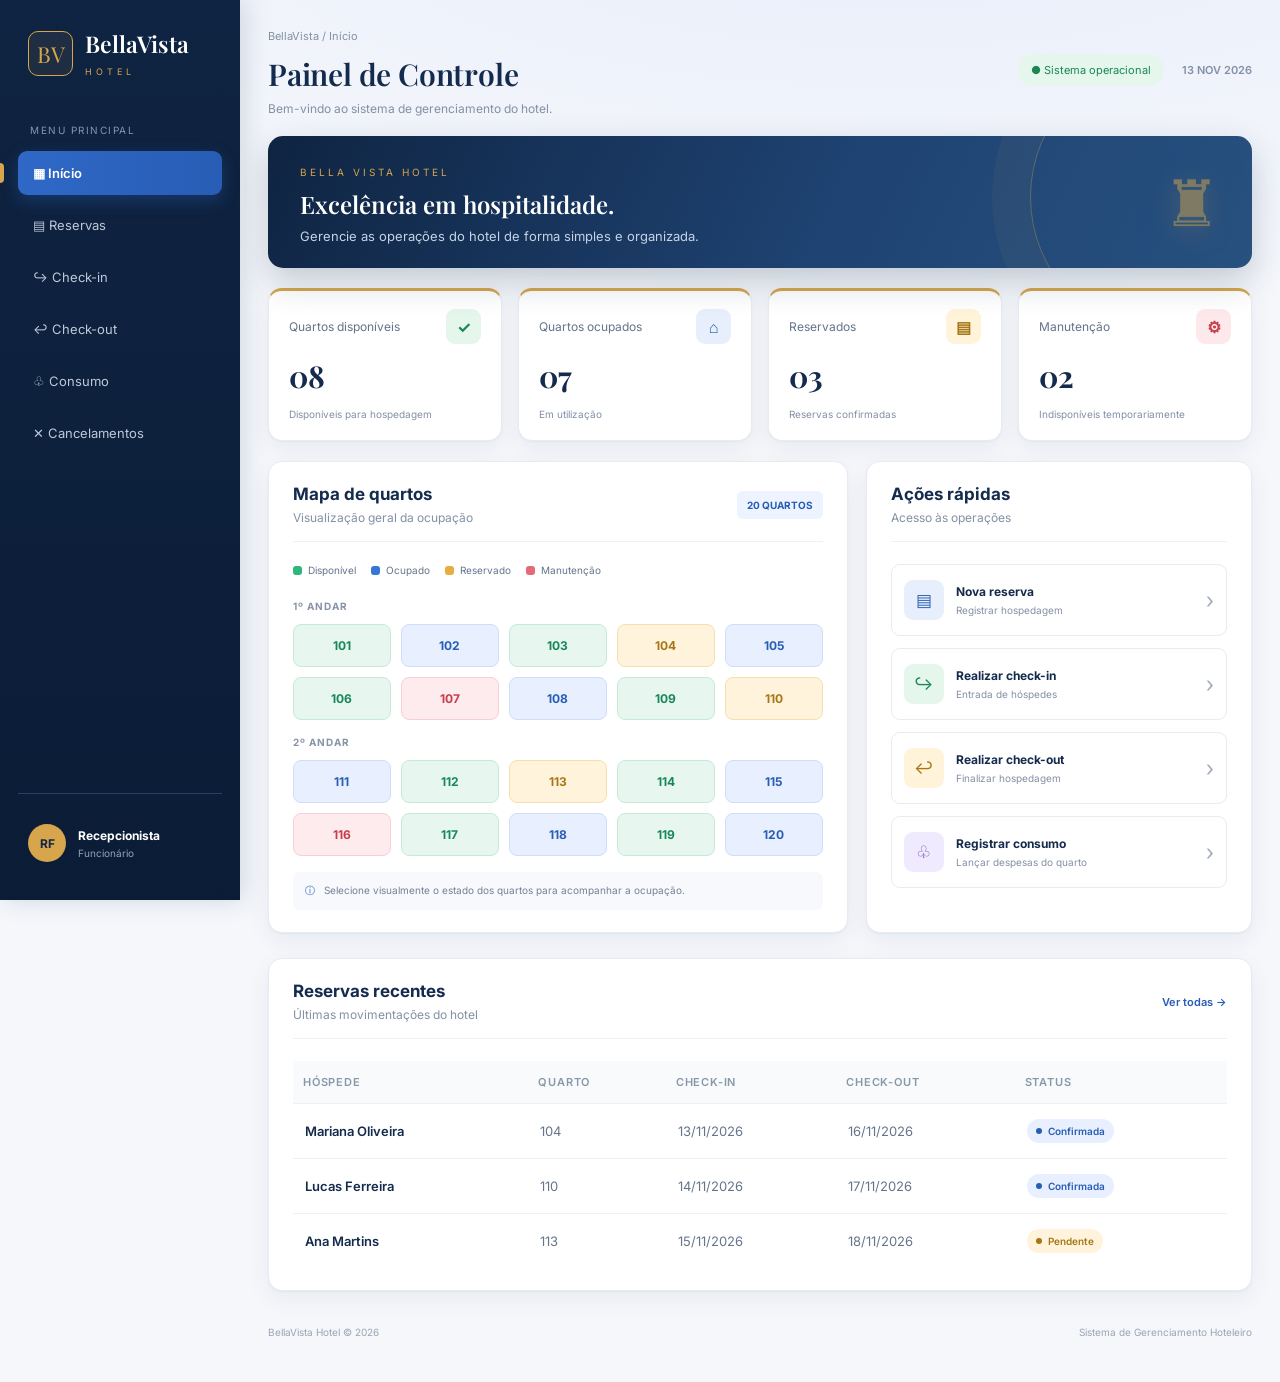
<file: index.html>
<!DOCTYPE html>
<html lang="pt-BR">
<head>
    <meta charset="UTF-8">
    <meta name="viewport" content="width=device-width, initial-scale=1.0">
    <title>BellaVista Hotel | Recepção</title>
    <link rel="stylesheet" href="style.css">
</head>

<body>

    <aside class="sidebar">

        <div class="brand">
            <div class="logo">BV</div>
            <div>
                <h2>BellaVista</h2>
                <span>HOTEL</span>
            </div>
        </div>

        <div class="menu-title">MENU PRINCIPAL</div>

        <nav>
            <a href="index.html" class="active">▦ Início</a>
            <a href="reservas.html">▤ Reservas</a>
            <a href="checkin.html">↪ Check-in</a>
            <a href="checkout.html">↩ Check-out</a>
            <a href="consumo.html">♧ Consumo</a>
            <a href="cancelamentos.html">✕ Cancelamentos</a>
        </nav>

        <div class="sidebar-bottom">
            <div class="employee">
                <div class="avatar">RF</div>
                <div>
                    <strong>Recepcionista</strong>
                    <small>Funcionário</small>
                </div>
            </div>
        </div>

    </aside>

    <main class="main">

        <header class="topbar">
            <div>
                <span class="breadcrumb">BellaVista / Início</span>
                <h1>Painel de Controle</h1>
                <p>Bem-vindo ao sistema de gerenciamento do hotel.</p>
            </div>

            <div class="topbar-right">
                <span class="status-online">● Sistema operacional</span>
                <div class="date">13 NOV 2026</div>
            </div>
        </header>

        <section class="welcome">
            <div>
                <span class="welcome-label">BELLA VISTA HOTEL</span>
                <h2>Excelência em hospitalidade.</h2>
                <p>Gerencie as operações do hotel de forma simples e organizada.</p>
            </div>
            <div class="welcome-icon">♜</div>
        </section>

        <section class="stats">

            <div class="stat-card">
                <div class="stat-top">
                    <span>Quartos disponíveis</span>
                    <div class="stat-icon green">✓</div>
                </div>
                <h2>08</h2>
                <small>Disponíveis para hospedagem</small>
            </div>

            <div class="stat-card">
                <div class="stat-top">
                    <span>Quartos ocupados</span>
                    <div class="stat-icon blue">⌂</div>
                </div>
                <h2>07</h2>
                <small>Em utilização</small>
            </div>

            <div class="stat-card">
                <div class="stat-top">
                    <span>Reservados</span>
                    <div class="stat-icon gold">▤</div>
                </div>
                <h2>03</h2>
                <small>Reservas confirmadas</small>
            </div>

            <div class="stat-card">
                <div class="stat-top">
                    <span>Manutenção</span>
                    <div class="stat-icon red">⚙</div>
                </div>
                <h2>02</h2>
                <small>Indisponíveis temporariamente</small>
            </div>

        </section>

        <section class="content-grid">

            <div class="panel rooms-panel">

                <div class="panel-header">
                    <div>
                        <h3>Mapa de quartos</h3>
                        <p>Visualização geral da ocupação</p>
                    </div>
                    <span class="total-rooms">20 QUARTOS</span>
                </div>

                <div class="legend">
                    <span><i class="dot free"></i> Disponível</span>
                    <span><i class="dot busy"></i> Ocupado</span>
                    <span><i class="dot booked"></i> Reservado</span>
                    <span><i class="dot maint"></i> Manutenção</span>
                </div>

                <div class="floor">
                    <span>1º ANDAR</span>
                    <div class="room-grid">
                        <div class="room free">101</div>
                        <div class="room busy">102</div>
                        <div class="room free">103</div>
                        <div class="room booked">104</div>
                        <div class="room busy">105</div>
                        <div class="room free">106</div>
                        <div class="room maint">107</div>
                        <div class="room busy">108</div>
                        <div class="room free">109</div>
                        <div class="room booked">110</div>
                    </div>
                </div>

                <div class="floor">
                    <span>2º ANDAR</span>
                    <div class="room-grid">
                        <div class="room busy">111</div>
                        <div class="room free">112</div>
                        <div class="room booked">113</div>
                        <div class="room free">114</div>
                        <div class="room busy">115</div>
                        <div class="room maint">116</div>
                        <div class="room free">117</div>
                        <div class="room busy">118</div>
                        <div class="room free">119</div>
                        <div class="room busy">120</div>
                    </div>
                </div>

                <div class="room-note">
                    <span>ⓘ</span>
                    Selecione visualmente o estado dos quartos para acompanhar a ocupação.
                </div>

            </div>

            <div class="panel actions-panel">

                <div class="panel-header">
                    <div>
                        <h3>Ações rápidas</h3>
                        <p>Acesso às operações</p>
                    </div>
                </div>

                <a href="reservas.html" class="action-card">
                    <div class="action-icon blue">▤</div>
                    <div>
                        <strong>Nova reserva</strong>
                        <small>Registrar hospedagem</small>
                    </div>
                    <span class="arrow">›</span>
                </a>

                <a href="checkin.html" class="action-card">
                    <div class="action-icon green">↪</div>
                    <div>
                        <strong>Realizar check-in</strong>
                        <small>Entrada de hóspedes</small>
                    </div>
                    <span class="arrow">›</span>
                </a>

                <a href="checkout.html" class="action-card">
                    <div class="action-icon gold">↩</div>
                    <div>
                        <strong>Realizar check-out</strong>
                        <small>Finalizar hospedagem</small>
                    </div>
                    <span class="arrow">›</span>
                </a>

                <a href="consumo.html" class="action-card">
                    <div class="action-icon purple">♧</div>
                    <div>
                        <strong>Registrar consumo</strong>
                        <small>Lançar despesas do quarto</small>
                    </div>
                    <span class="arrow">›</span>
                </a>

            </div>

        </section>

        <section class="panel recent-panel">

            <div class="panel-header">
                <div>
                    <h3>Reservas recentes</h3>
                    <p>Últimas movimentações do hotel</p>
                </div>
                <a href="reservas.html" class="view-all">Ver todas →</a>
            </div>

            <div class="table-wrapper">
                <table>
                    <thead>
                        <tr>
                            <th>HÓSPEDE</th>
                            <th>QUARTO</th>
                            <th>CHECK-IN</th>
                            <th>CHECK-OUT</th>
                            <th>STATUS</th>
                        </tr>
                    </thead>

                    <tbody>
                        <tr>
                            <td><strong>Mariana Oliveira</strong></td>
                            <td>104</td>
                            <td>13/11/2026</td>
                            <td>16/11/2026</td>
                            <td><span class="badge reserved">Confirmada</span></td>
                        </tr>

                        <tr>
                            <td><strong>Lucas Ferreira</strong></td>
                            <td>110</td>
                            <td>14/11/2026</td>
                            <td>17/11/2026</td>
                            <td><span class="badge reserved">Confirmada</span></td>
                        </tr>

                        <tr>
                            <td><strong>Ana Martins</strong></td>
                            <td>113</td>
                            <td>15/11/2026</td>
                            <td>18/11/2026</td>
                            <td><span class="badge pending">Pendente</span></td>
                        </tr>
                    </tbody>
                </table>
            </div>

        </section>

        <footer>
            <span>BellaVista Hotel © 2026</span>
            <span>Sistema de Gerenciamento Hoteleiro</span>
        </footer>

    </main>

</body>
</html>
</file>
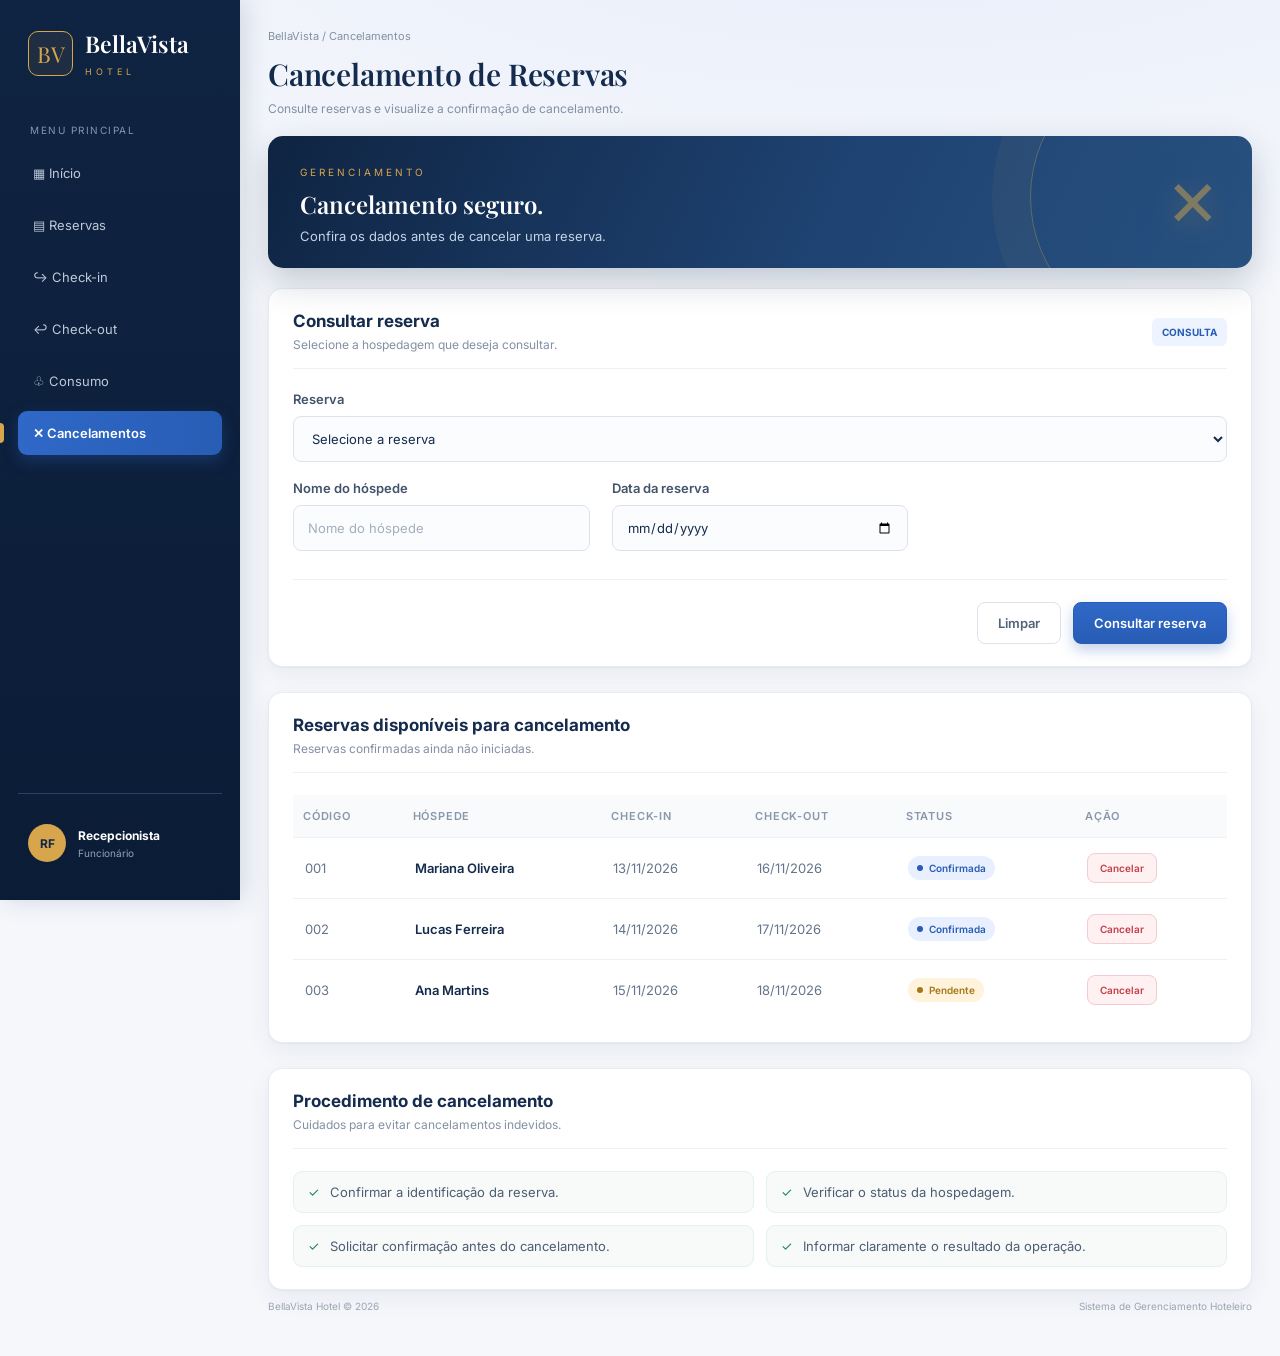
<file: cancelamentos.html>
<!DOCTYPE html>
<html lang="pt-BR">
<head>
    <meta charset="UTF-8">
    <meta name="viewport" content="width=device-width, initial-scale=1.0">
    <title>BellaVista Hotel | Cancelamentos</title>
    <link rel="stylesheet" href="style.css">
</head>
<body>

<aside class="sidebar">
    <div class="brand">
        <div class="logo">BV</div>
        <div><h2>BellaVista</h2><span>HOTEL</span></div>
    </div>
    <div class="menu-title">MENU PRINCIPAL</div>
    <nav>
        <a href="index.html">▦ Início</a>
        <a href="reservas.html">▤ Reservas</a>
        <a href="checkin.html">↪ Check-in</a>
        <a href="checkout.html">↩ Check-out</a>
        <a href="consumo.html">♧ Consumo</a>
        <a href="cancelamentos.html" class="active">✕ Cancelamentos</a>
    </nav>
    <div class="sidebar-bottom">
        <div class="employee">
            <div class="avatar">RF</div>
            <div><strong>Recepcionista</strong><small>Funcionário</small></div>
        </div>
    </div>
</aside>

<main class="main">

    <header class="topbar">
        <div>
            <span class="breadcrumb">BellaVista / Cancelamentos</span>
            <h1>Cancelamento de Reservas</h1>
            <p>Consulte reservas e visualize a confirmação de cancelamento.</p>
        </div>
    </header>

    <section class="welcome">
        <div>
            <span class="welcome-label">GERENCIAMENTO</span>
            <h2>Cancelamento seguro.</h2>
            <p>Confira os dados antes de cancelar uma reserva.</p>
        </div>
        <div class="welcome-icon">✕</div>
    </section>

    <section class="panel form-panel">
        <div class="panel-header">
            <div>
                <h3>Consultar reserva</h3>
                <p>Selecione a hospedagem que deseja consultar.</p>
            </div>
            <span class="total-rooms">CONSULTA</span>
        </div>

        <form>
            <div class="form-grid">
                <div class="field full">
                    <label>Reserva</label>
                    <select required>
                        <option value="">Selecione a reserva</option>
                        <option>001 - Mariana Oliveira</option>
                        <option>002 - Lucas Ferreira</option>
                        <option>003 - Ana Martins</option>
                    </select>
                </div>

                <div class="field">
                    <label>Nome do hóspede</label>
                    <input type="text" placeholder="Nome do hóspede">
                </div>

                <div class="field">
                    <label>Data da reserva</label>
                    <input type="date">
                </div>
            </div>

            <div class="form-actions">
                <button type="reset" class="btn-secondary">Limpar</button>
                <button type="button" class="btn-primary">Consultar reserva</button>
            </div>
        </form>
    </section>

    <section class="panel recent-panel">
        <div class="panel-header">
            <div>
                <h3>Reservas disponíveis para cancelamento</h3>
                <p>Reservas confirmadas ainda não iniciadas.</p>
            </div>
        </div>

        <div class="table-wrapper">
            <table>
                <thead>
                    <tr>
                        <th>CÓDIGO</th>
                        <th>HÓSPEDE</th>
                        <th>CHECK-IN</th>
                        <th>CHECK-OUT</th>
                        <th>STATUS</th>
                        <th>AÇÃO</th>
                    </tr>
                </thead>
                <tbody>
                    <tr>
                        <td>001</td>
                        <td><strong>Mariana Oliveira</strong></td>
                        <td>13/11/2026</td>
                        <td>16/11/2026</td>
                        <td><span class="badge reserved">Confirmada</span></td>
                        <td><button type="button" class="btn-danger">Cancelar</button></td>
                    </tr>
                    <tr>
                        <td>002</td>
                        <td><strong>Lucas Ferreira</strong></td>
                        <td>14/11/2026</td>
                        <td>17/11/2026</td>
                        <td><span class="badge reserved">Confirmada</span></td>
                        <td><button type="button" class="btn-danger">Cancelar</button></td>
                    </tr>
                    <tr>
                        <td>003</td>
                        <td><strong>Ana Martins</strong></td>
                        <td>15/11/2026</td>
                        <td>18/11/2026</td>
                        <td><span class="badge pending">Pendente</span></td>
                        <td><button type="button" class="btn-danger">Cancelar</button></td>
                    </tr>
                </tbody>
            </table>
        </div>
    </section>

    <section class="panel">
        <div class="panel-header">
            <div>
                <h3>Procedimento de cancelamento</h3>
                <p>Cuidados para evitar cancelamentos indevidos.</p>
            </div>
        </div>

        <div class="info-list">
            <div>✓ <span>Confirmar a identificação da reserva.</span></div>
            <div>✓ <span>Verificar o status da hospedagem.</span></div>
            <div>✓ <span>Solicitar confirmação antes do cancelamento.</span></div>
            <div>✓ <span>Informar claramente o resultado da operação.</span></div>
        </div>
    </section>

    <footer>
        <span>BellaVista Hotel © 2026</span>
        <span>Sistema de Gerenciamento Hoteleiro</span>
    </footer>

</main>
</body>
</html>
</file>
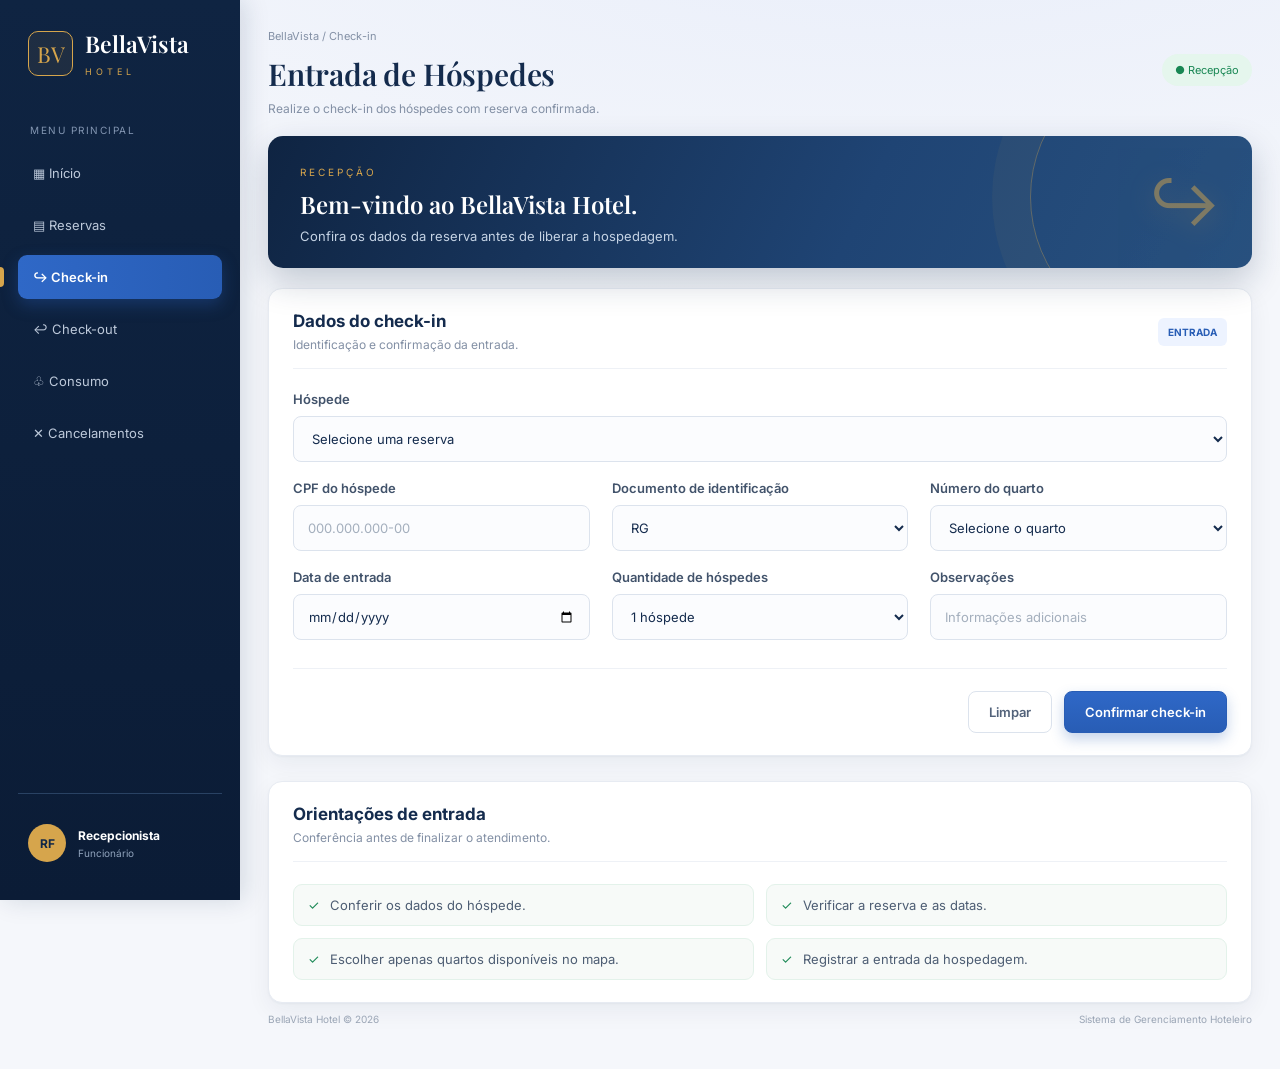
<file: checkin.html>
<!DOCTYPE html>
<html lang="pt-BR">
<head>
    <meta charset="UTF-8">
    <meta name="viewport" content="width=device-width, initial-scale=1.0">
    <title>BellaVista Hotel | Check-in</title>
    <link rel="stylesheet" href="style.css">
</head>
<body>

<aside class="sidebar">
    <div class="brand">
        <div class="logo">BV</div>
        <div><h2>BellaVista</h2><span>HOTEL</span></div>
    </div>

    <div class="menu-title">MENU PRINCIPAL</div>
    <nav>
        <a href="index.html">▦ Início</a>
        <a href="reservas.html">▤ Reservas</a>
        <a href="checkin.html" class="active">↪ Check-in</a>
        <a href="checkout.html">↩ Check-out</a>
        <a href="consumo.html">♧ Consumo</a>
        <a href="cancelamentos.html">✕ Cancelamentos</a>
    </nav>

    <div class="sidebar-bottom">
        <div class="employee">
            <div class="avatar">RF</div>
            <div><strong>Recepcionista</strong><small>Funcionário</small></div>
        </div>
    </div>
</aside>

<main class="main">

    <header class="topbar">
        <div>
            <span class="breadcrumb">BellaVista / Check-in</span>
            <h1>Entrada de Hóspedes</h1>
            <p>Realize o check-in dos hóspedes com reserva confirmada.</p>
        </div>
        <div class="topbar-right">
            <span class="status-online">● Recepção</span>
        </div>
    </header>

    <section class="welcome">
        <div>
            <span class="welcome-label">RECEPÇÃO</span>
            <h2>Bem-vindo ao BellaVista Hotel.</h2>
            <p>Confira os dados da reserva antes de liberar a hospedagem.</p>
        </div>
        <div class="welcome-icon">↪</div>
    </section>

    <section class="panel form-panel">
        <div class="panel-header">
            <div>
                <h3>Dados do check-in</h3>
                <p>Identificação e confirmação da entrada.</p>
            </div>
            <span class="total-rooms">ENTRADA</span>
        </div>

        <form action="index.html">
            <div class="form-grid">
                <div class="field full">
                    <label>Hóspede</label>
                    <select required>
                        <option value="">Selecione uma reserva</option>
                        <option>Mariana Oliveira - Reserva 001</option>
                        <option>Lucas Ferreira - Reserva 002</option>
                    </select>
                </div>

                <div class="field">
                    <label>CPF do hóspede</label>
                    <input type="text" placeholder="000.000.000-00">
                </div>

                <div class="field">
                    <label>Documento de identificação</label>
                    <select>
                        <option>RG</option>
                        <option>CNH</option>
                        <option>Passaporte</option>
                    </select>
                </div>

                <div class="field">
                    <label>Número do quarto</label>
                    <select required>
                        <option value="">Selecione o quarto</option>
                        <option>101</option><option>103</option><option>106</option><option>109</option>
                        <option>112</option><option>114</option><option>117</option><option>119</option>
                    </select>
                </div>

                <div class="field">
                    <label>Data de entrada</label>
                    <input type="date">
                </div>

                <div class="field">
                    <label>Quantidade de hóspedes</label>
                    <select>
                        <option>1 hóspede</option>
                        <option>2 hóspedes</option>
                        <option>3 hóspedes</option>
                        <option>4 hóspedes</option>
                    </select>
                </div>

                <div class="field">
                    <label>Observações</label>
                    <input type="text" placeholder="Informações adicionais">
                </div>
            </div>

            <div class="form-actions">
                <button type="reset" class="btn-secondary">Limpar</button>
                <button type="submit" class="btn-primary">Confirmar check-in</button>
            </div>
        </form>
    </section>

    <section class="panel">
        <div class="panel-header">
            <div>
                <h3>Orientações de entrada</h3>
                <p>Conferência antes de finalizar o atendimento.</p>
            </div>
        </div>

        <div class="info-list">
            <div>✓ <span>Conferir os dados do hóspede.</span></div>
            <div>✓ <span>Verificar a reserva e as datas.</span></div>
            <div>✓ <span>Escolher apenas quartos disponíveis no mapa.</span></div>
            <div>✓ <span>Registrar a entrada da hospedagem.</span></div>
        </div>
    </section>

    <footer>
        <span>BellaVista Hotel © 2026</span>
        <span>Sistema de Gerenciamento Hoteleiro</span>
    </footer>

</main>
</body>
</html>
</file>
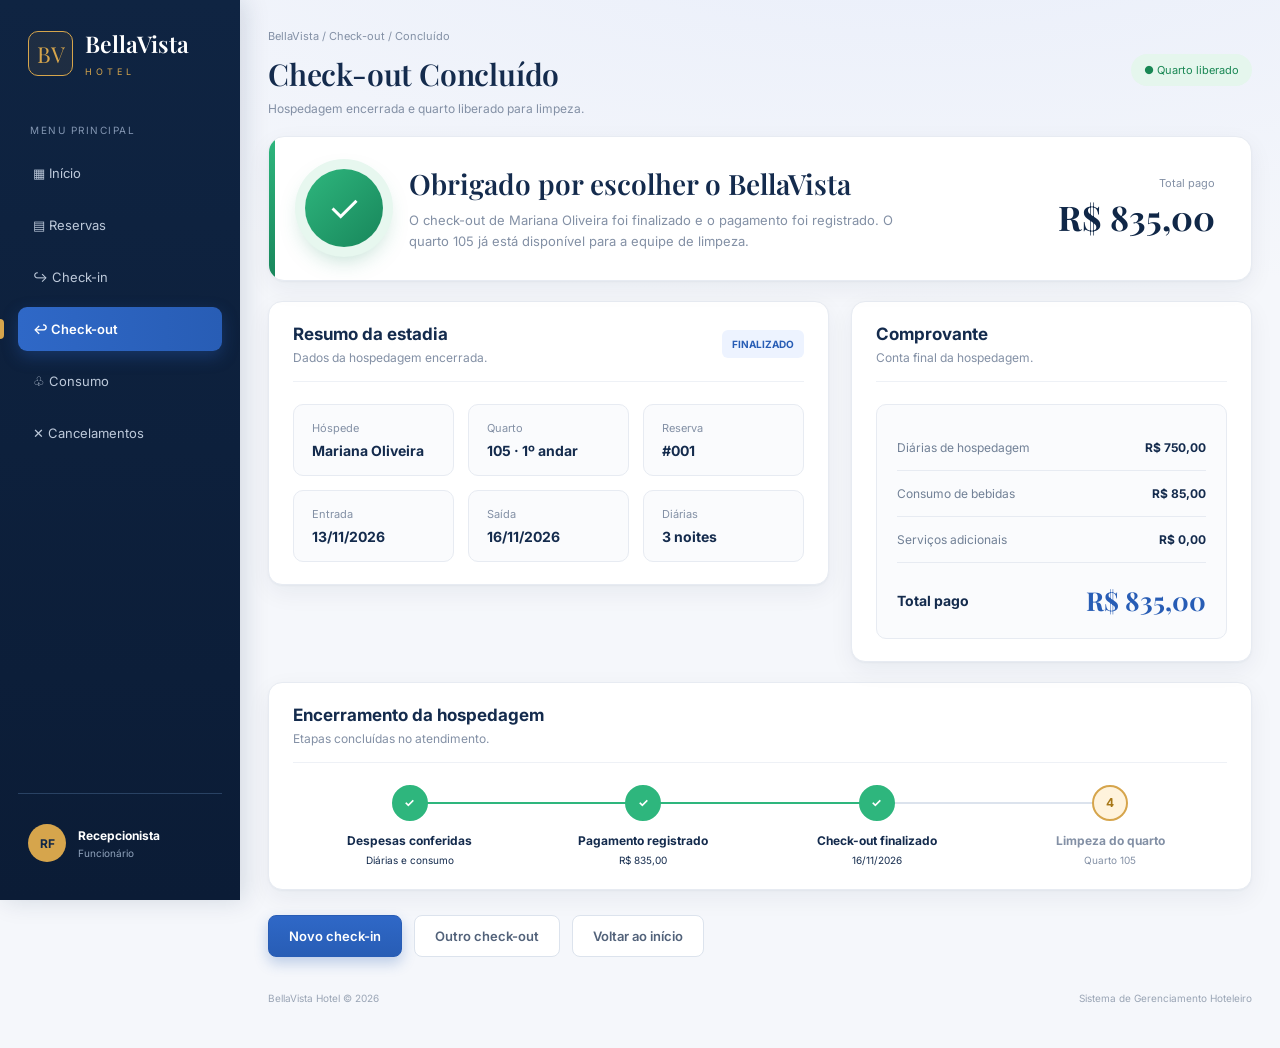
<file: checkout-concluido.html>
<!DOCTYPE html>
<html lang="pt-BR">
<head>
    <meta charset="UTF-8">
    <meta name="viewport" content="width=device-width, initial-scale=1.0">
    <title>BellaVista Hotel | Check-out Concluído</title>
    <link rel="stylesheet" href="style.css">
</head>
<body>

<aside class="sidebar">
    <div class="brand">
        <div class="logo">BV</div>
        <div><h2>BellaVista</h2><span>HOTEL</span></div>
    </div>
    <div class="menu-title">MENU PRINCIPAL</div>
    <nav>
        <a href="index.html">▦ Início</a>
        <a href="reservas.html">▤ Reservas</a>
        <a href="checkin.html">↪ Check-in</a>
        <a href="checkout.html" class="active">↩ Check-out</a>
        <a href="consumo.html">♧ Consumo</a>
        <a href="cancelamentos.html">✕ Cancelamentos</a>
    </nav>
    <div class="sidebar-bottom">
        <div class="employee">
            <div class="avatar">RF</div>
            <div><strong>Recepcionista</strong><small>Funcionário</small></div>
        </div>
    </div>
</aside>

<main class="main">

    <header class="topbar">
        <div>
            <span class="breadcrumb">BellaVista / Check-out / Concluído</span>
            <h1>Check-out Concluído</h1>
            <p>Hospedagem encerrada e quarto liberado para limpeza.</p>
        </div>
        <div class="topbar-right"><span class="status-online">● Quarto liberado</span></div>
    </header>

    <section class="confirm-hero">
        <div class="check-badge">✓</div>
        <div>
            <h2>Obrigado por escolher o BellaVista</h2>
            <p>O check-out de Mariana Oliveira foi finalizado e o pagamento foi registrado. O quarto 105 já está disponível para a equipe de limpeza.</p>
        </div>
        <div class="confirm-code"><small>Total pago</small><strong>R$ 835,00</strong></div>
    </section>

    <section class="split">
        <div class="panel">
            <div class="panel-header">
                <div><h3>Resumo da estadia</h3><p>Dados da hospedagem encerrada.</p></div>
                <span class="total-rooms">FINALIZADO</span>
            </div>
            <div class="detail-grid">
                <div class="detail"><small>Hóspede</small><strong>Mariana Oliveira</strong></div>
                <div class="detail"><small>Quarto</small><strong>105 · 1º andar</strong></div>
                <div class="detail"><small>Reserva</small><strong>#001</strong></div>
                <div class="detail"><small>Entrada</small><strong>13/11/2026</strong></div>
                <div class="detail"><small>Saída</small><strong>16/11/2026</strong></div>
                <div class="detail"><small>Diárias</small><strong>3 noites</strong></div>
            </div>
        </div>

        <div class="panel">
            <div class="panel-header">
                <div><h3>Comprovante</h3><p>Conta final da hospedagem.</p></div>
            </div>
            <div class="bill">
                <div class="bill-row"><span>Diárias de hospedagem</span><strong>R$ 750,00</strong></div>
                <div class="bill-row"><span>Consumo de bebidas</span><strong>R$ 85,00</strong></div>
                <div class="bill-row"><span>Serviços adicionais</span><strong>R$ 0,00</strong></div>
                <div class="bill-total"><span>Total pago</span><strong>R$ 835,00</strong></div>
            </div>
        </div>
    </section>

    <section class="panel" style="margin-bottom:25px">
        <div class="panel-header">
            <div><h3>Encerramento da hospedagem</h3><p>Etapas concluídas no atendimento.</p></div>
        </div>
        <ol class="steps">
            <li class="ok"><div class="dot-step">✓</div><div><strong>Despesas conferidas</strong><small>Diárias e consumo</small></div></li>
            <li class="ok"><div class="dot-step">✓</div><div><strong>Pagamento registrado</strong><small>R$ 835,00</small></div></li>
            <li class="ok"><div class="dot-step">✓</div><div><strong>Check-out finalizado</strong><small>16/11/2026</small></div></li>
            <li class="now"><div class="dot-step">4</div><div><strong>Limpeza do quarto</strong><small>Quarto 105</small></div></li>
        </ol>
    </section>

    <div class="actions-row">
        <a href="checkin.html" class="btn-primary">Novo check-in</a>
        <a href="checkout.html" class="btn-secondary">Outro check-out</a>
        <a href="index.html" class="btn-secondary">Voltar ao início</a>
    </div>

    <footer>
        <span>BellaVista Hotel © 2026</span>
        <span>Sistema de Gerenciamento Hoteleiro</span>
    </footer>

</main>
</body>
</html>
</file>
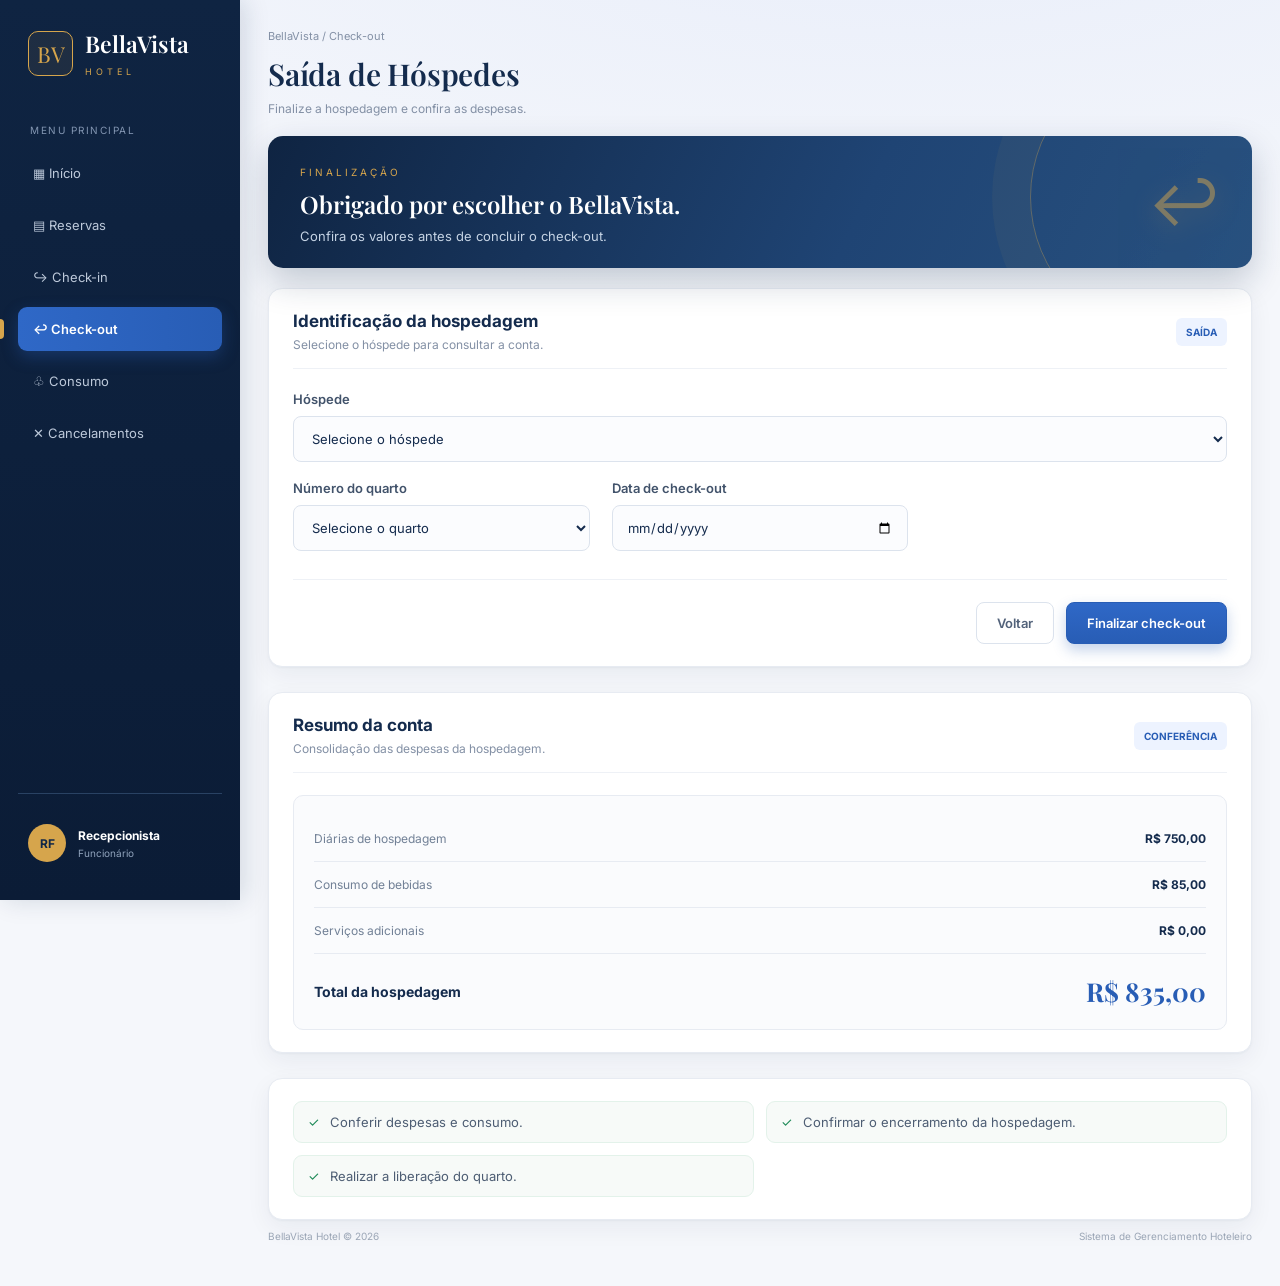
<file: checkout.html>
<!DOCTYPE html>
<html lang="pt-BR">
<head>
    <meta charset="UTF-8">
    <meta name="viewport" content="width=device-width, initial-scale=1.0">
    <title>BellaVista Hotel | Check-out</title>
    <link rel="stylesheet" href="style.css">
</head>
<body>

<aside class="sidebar">
    <div class="brand">
        <div class="logo">BV</div>
        <div><h2>BellaVista</h2><span>HOTEL</span></div>
    </div>
    <div class="menu-title">MENU PRINCIPAL</div>
    <nav>
        <a href="index.html">▦ Início</a>
        <a href="reservas.html">▤ Reservas</a>
        <a href="checkin.html">↪ Check-in</a>
        <a href="checkout.html" class="active">↩ Check-out</a>
        <a href="consumo.html">♧ Consumo</a>
        <a href="cancelamentos.html">✕ Cancelamentos</a>
    </nav>
    <div class="sidebar-bottom">
        <div class="employee">
            <div class="avatar">RF</div>
            <div><strong>Recepcionista</strong><small>Funcionário</small></div>
        </div>
    </div>
</aside>

<main class="main">

    <header class="topbar">
        <div>
            <span class="breadcrumb">BellaVista / Check-out</span>
            <h1>Saída de Hóspedes</h1>
            <p>Finalize a hospedagem e confira as despesas.</p>
        </div>
    </header>

    <section class="welcome">
        <div>
            <span class="welcome-label">FINALIZAÇÃO</span>
            <h2>Obrigado por escolher o BellaVista.</h2>
            <p>Confira os valores antes de concluir o check-out.</p>
        </div>
        <div class="welcome-icon">↩</div>
    </section>

    <section class="panel form-panel">
        <div class="panel-header">
            <div>
                <h3>Identificação da hospedagem</h3>
                <p>Selecione o hóspede para consultar a conta.</p>
            </div>
            <span class="total-rooms">SAÍDA</span>
        </div>

        <form action="checkout-concluido.html">
            <div class="form-grid">
                <div class="field full">
                    <label>Hóspede</label>
                    <select>
                        <option value="">Selecione o hóspede</option>
                        <option>Mariana Oliveira</option>
                        <option>Lucas Ferreira</option>
                    </select>
                </div>

                <div class="field">
                    <label>Número do quarto</label>
                    <select>
                        <option value="">Selecione o quarto</option>
                        <option>102</option>
                        <option>105</option>
                        <option>108</option>
                        <option>111</option>
                    </select>
                </div>

                <div class="field">
                    <label>Data de check-out</label>
                    <input type="date">
                </div>
            </div>

            <div class="form-actions">
                <a href="index.html" class="btn-secondary">Voltar</a>
                <button type="submit" class="btn-primary">Finalizar check-out</button>
            </div>
        </form>
    </section>

    <section class="panel recent-panel">
        <div class="panel-header">
            <div>
                <h3>Resumo da conta</h3>
                <p>Consolidação das despesas da hospedagem.</p>
            </div>
            <span class="total-rooms">CONFERÊNCIA</span>
        </div>

        <div class="bill">
            <div class="bill-row">
                <span>Diárias de hospedagem</span>
                <strong>R$ 750,00</strong>
            </div>
            <div class="bill-row">
                <span>Consumo de bebidas</span>
                <strong>R$ 85,00</strong>
            </div>
            <div class="bill-row">
                <span>Serviços adicionais</span>
                <strong>R$ 0,00</strong>
            </div>
            <div class="bill-total">
                <span>Total da hospedagem</span>
                <strong>R$ 835,00</strong>
            </div>
        </div>

    </section>

    <section class="panel">
        <div class="info-list">
            <div>✓ <span>Conferir despesas e consumo.</span></div>
            <div>✓ <span>Confirmar o encerramento da hospedagem.</span></div>
            <div>✓ <span>Realizar a liberação do quarto.</span></div>
        </div>
    </section>

    <footer>
        <span>BellaVista Hotel © 2026</span>
        <span>Sistema de Gerenciamento Hoteleiro</span>
    </footer>

</main>
</body>
</html>
</file>
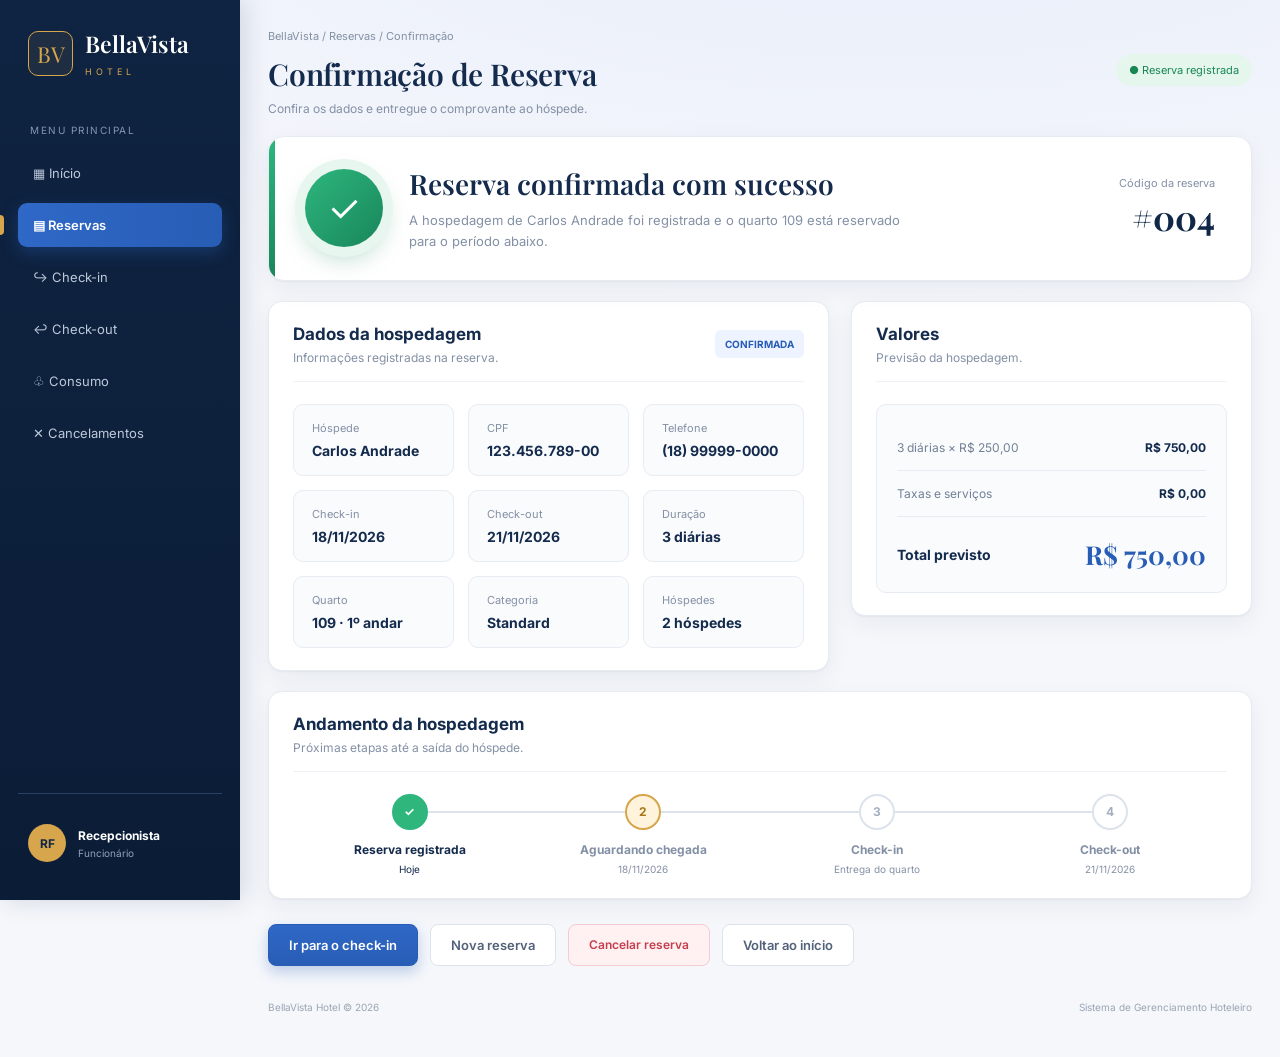
<file: confirmacao.html>
<!DOCTYPE html>
<html lang="pt-BR">
<head>
    <meta charset="UTF-8">
    <meta name="viewport" content="width=device-width, initial-scale=1.0">
    <title>BellaVista Hotel | Confirmação de Reserva</title>
    <link rel="stylesheet" href="style.css">
</head>
<body>

<aside class="sidebar">
    <div class="brand">
        <div class="logo">BV</div>
        <div><h2>BellaVista</h2><span>HOTEL</span></div>
    </div>
    <div class="menu-title">MENU PRINCIPAL</div>
    <nav>
        <a href="index.html">▦ Início</a>
        <a href="reservas.html" class="active">▤ Reservas</a>
        <a href="checkin.html">↪ Check-in</a>
        <a href="checkout.html">↩ Check-out</a>
        <a href="consumo.html">♧ Consumo</a>
        <a href="cancelamentos.html">✕ Cancelamentos</a>
    </nav>
    <div class="sidebar-bottom">
        <div class="employee">
            <div class="avatar">RF</div>
            <div><strong>Recepcionista</strong><small>Funcionário</small></div>
        </div>
    </div>
</aside>

<main class="main">

    <header class="topbar">
        <div>
            <span class="breadcrumb">BellaVista / Reservas / Confirmação</span>
            <h1>Confirmação de Reserva</h1>
            <p>Confira os dados e entregue o comprovante ao hóspede.</p>
        </div>
        <div class="topbar-right"><span class="status-online">● Reserva registrada</span></div>
    </header>

    <section class="confirm-hero">
        <div class="check-badge">✓</div>
        <div>
            <h2>Reserva confirmada com sucesso</h2>
            <p>A hospedagem de Carlos Andrade foi registrada e o quarto 109 está reservado para o período abaixo.</p>
        </div>
        <div class="confirm-code"><small>Código da reserva</small><strong>#004</strong></div>
    </section>

    <section class="split">
        <div class="panel">
            <div class="panel-header">
                <div><h3>Dados da hospedagem</h3><p>Informações registradas na reserva.</p></div>
                <span class="total-rooms">CONFIRMADA</span>
            </div>
            <div class="detail-grid">
                <div class="detail"><small>Hóspede</small><strong>Carlos Andrade</strong></div>
                <div class="detail"><small>CPF</small><strong>123.456.789-00</strong></div>
                <div class="detail"><small>Telefone</small><strong>(18) 99999-0000</strong></div>
                <div class="detail"><small>Check-in</small><strong>18/11/2026</strong></div>
                <div class="detail"><small>Check-out</small><strong>21/11/2026</strong></div>
                <div class="detail"><small>Duração</small><strong>3 diárias</strong></div>
                <div class="detail"><small>Quarto</small><strong>109 · 1º andar</strong></div>
                <div class="detail"><small>Categoria</small><strong>Standard</strong></div>
                <div class="detail"><small>Hóspedes</small><strong>2 hóspedes</strong></div>
            </div>
        </div>

        <div class="panel">
            <div class="panel-header">
                <div><h3>Valores</h3><p>Previsão da hospedagem.</p></div>
            </div>
            <div class="bill">
                <div class="bill-row"><span>3 diárias × R$ 250,00</span><strong>R$ 750,00</strong></div>
                <div class="bill-row"><span>Taxas e serviços</span><strong>R$ 0,00</strong></div>
                <div class="bill-total"><span>Total previsto</span><strong>R$ 750,00</strong></div>
            </div>
        </div>
    </section>

    <section class="panel" style="margin-bottom:25px">
        <div class="panel-header">
            <div><h3>Andamento da hospedagem</h3><p>Próximas etapas até a saída do hóspede.</p></div>
        </div>
        <ol class="steps">
            <li class="ok"><div class="dot-step">✓</div><div><strong>Reserva registrada</strong><small>Hoje</small></div></li>
            <li class="now"><div class="dot-step">2</div><div><strong>Aguardando chegada</strong><small>18/11/2026</small></div></li>
            <li class=""><div class="dot-step">3</div><div><strong>Check-in</strong><small>Entrega do quarto</small></div></li>
            <li class=""><div class="dot-step">4</div><div><strong>Check-out</strong><small>21/11/2026</small></div></li>
        </ol>
    </section>

    <div class="actions-row">
        <a href="checkin.html" class="btn-primary">Ir para o check-in</a>
        <a href="reservas.html" class="btn-secondary">Nova reserva</a>
        <a href="cancelamentos.html" class="btn-danger" style="display:inline-flex;align-items:center;text-decoration:none;min-height:42px;padding:0 20px;font-size:12px">Cancelar reserva</a>
        <a href="index.html" class="btn-secondary">Voltar ao início</a>
    </div>

    <footer>
        <span>BellaVista Hotel © 2026</span>
        <span>Sistema de Gerenciamento Hoteleiro</span>
    </footer>

</main>
</body>
</html>
</file>
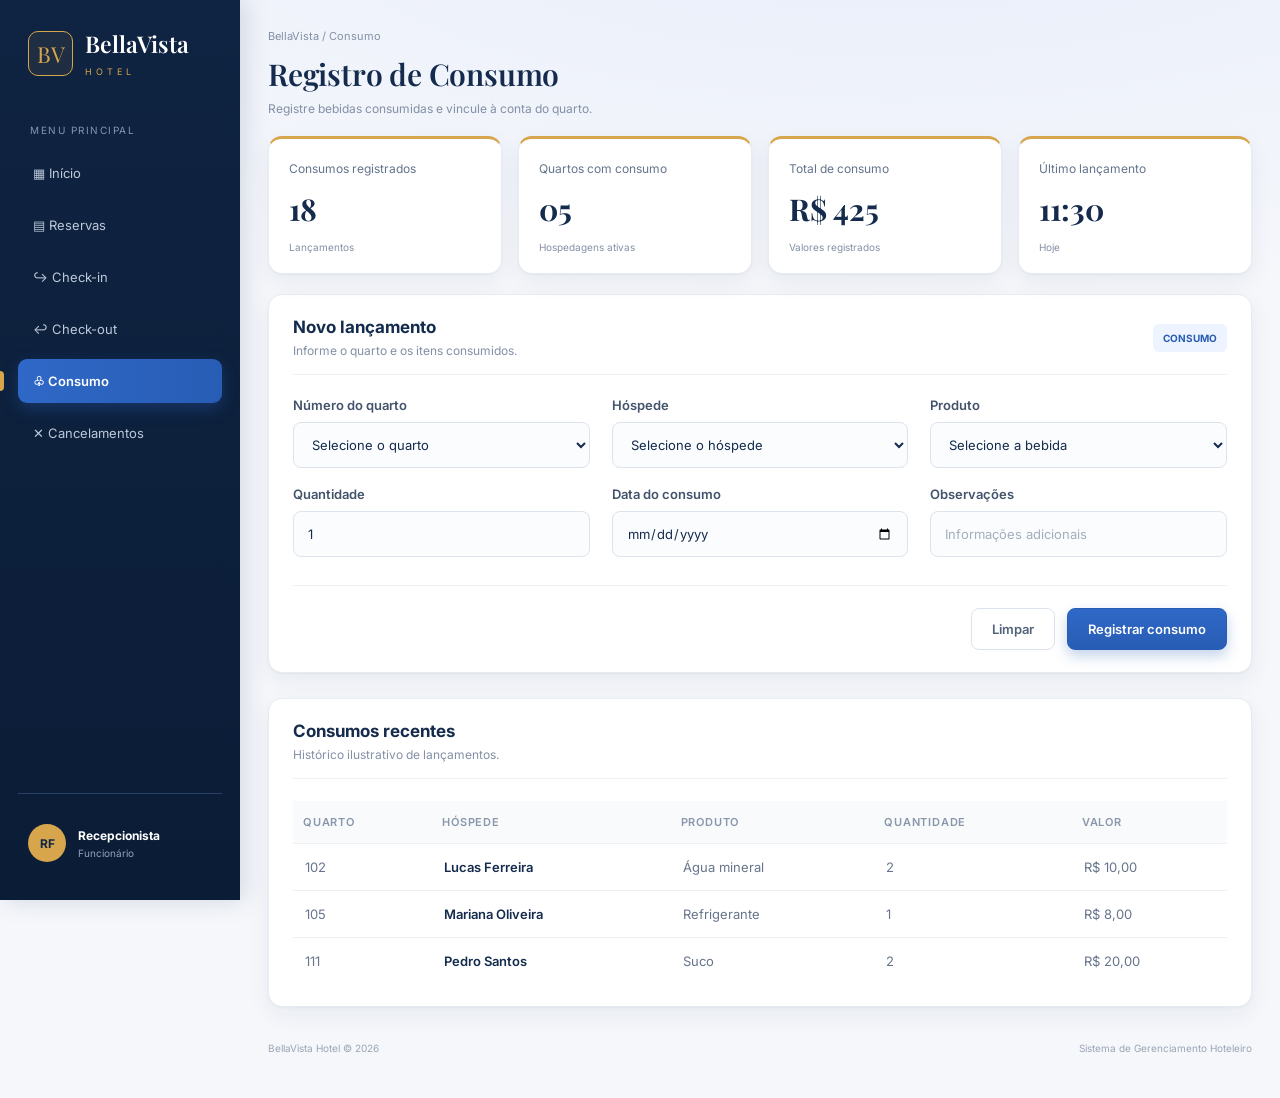
<file: consumo.html>
<!DOCTYPE html>
<html lang="pt-BR">
<head>
    <meta charset="UTF-8">
    <meta name="viewport" content="width=device-width, initial-scale=1.0">
    <title>BellaVista Hotel | Consumo</title>
    <link rel="stylesheet" href="style.css">
</head>
<body>

<aside class="sidebar">
    <div class="brand">
        <div class="logo">BV</div>
        <div><h2>BellaVista</h2><span>HOTEL</span></div>
    </div>
    <div class="menu-title">MENU PRINCIPAL</div>
    <nav>
        <a href="index.html">▦ Início</a>
        <a href="reservas.html">▤ Reservas</a>
        <a href="checkin.html">↪ Check-in</a>
        <a href="checkout.html">↩ Check-out</a>
        <a href="consumo.html" class="active">♧ Consumo</a>
        <a href="cancelamentos.html">✕ Cancelamentos</a>
    </nav>
    <div class="sidebar-bottom">
        <div class="employee">
            <div class="avatar">RF</div>
            <div><strong>Recepcionista</strong><small>Funcionário</small></div>
        </div>
    </div>
</aside>

<main class="main">

    <header class="topbar">
        <div>
            <span class="breadcrumb">BellaVista / Consumo</span>
            <h1>Registro de Consumo</h1>
            <p>Registre bebidas consumidas e vincule à conta do quarto.</p>
        </div>
    </header>

    <section class="stats">
        <div class="stat-card">
            <span>Consumos registrados</span>
            <h2>18</h2>
            <small>Lançamentos</small>
        </div>
        <div class="stat-card">
            <span>Quartos com consumo</span>
            <h2>05</h2>
            <small>Hospedagens ativas</small>
        </div>
        <div class="stat-card">
            <span>Total de consumo</span>
            <h2>R$ 425</h2>
            <small>Valores registrados</small>
        </div>
        <div class="stat-card">
            <span>Último lançamento</span>
            <h2>11:30</h2>
            <small>Hoje</small>
        </div>
    </section>

    <section class="panel form-panel">
        <div class="panel-header">
            <div>
                <h3>Novo lançamento</h3>
                <p>Informe o quarto e os itens consumidos.</p>
            </div>
            <span class="total-rooms">CONSUMO</span>
        </div>

        <form>
            <div class="form-grid">
                <div class="field">
                    <label>Número do quarto</label>
                    <select required>
                        <option value="">Selecione o quarto</option>
                        <option>102</option>
                        <option>105</option>
                        <option>108</option>
                        <option>111</option>
                        <option>115</option>
                        <option>118</option>
                    </select>
                </div>

                <div class="field">
                    <label>Hóspede</label>
                    <select>
                        <option value="">Selecione o hóspede</option>
                        <option>Lucas Ferreira</option>
                        <option>Mariana Oliveira</option>
                    </select>
                </div>

                <div class="field">
                    <label>Produto</label>
                    <select>
                        <option value="">Selecione a bebida</option>
                        <option>Água mineral - R$ 5,00</option>
                        <option>Refrigerante - R$ 8,00</option>
                        <option>Suco - R$ 10,00</option>
                        <option>Cerveja - R$ 15,00</option>
                    </select>
                </div>

                <div class="field">
                    <label>Quantidade</label>
                    <input type="number" min="1" value="1">
                </div>

                <div class="field">
                    <label>Data do consumo</label>
                    <input type="date">
                </div>

                <div class="field">
                    <label>Observações</label>
                    <input type="text" placeholder="Informações adicionais">
                </div>
            </div>

            <div class="form-actions">
                <button type="reset" class="btn-secondary">Limpar</button>
                <button type="button" class="btn-primary">Registrar consumo</button>
            </div>
        </form>
    </section>

    <section class="panel recent-panel">
        <div class="panel-header">
            <div>
                <h3>Consumos recentes</h3>
                <p>Histórico ilustrativo de lançamentos.</p>
            </div>
        </div>

        <div class="table-wrapper">
            <table>
                <thead>
                    <tr>
                        <th>QUARTO</th>
                        <th>HÓSPEDE</th>
                        <th>PRODUTO</th>
                        <th>QUANTIDADE</th>
                        <th>VALOR</th>
                    </tr>
                </thead>
                <tbody>
                    <tr>
                        <td>102</td>
                        <td><strong>Lucas Ferreira</strong></td>
                        <td>Água mineral</td>
                        <td>2</td>
                        <td>R$ 10,00</td>
                    </tr>
                    <tr>
                        <td>105</td>
                        <td><strong>Mariana Oliveira</strong></td>
                        <td>Refrigerante</td>
                        <td>1</td>
                        <td>R$ 8,00</td>
                    </tr>
                    <tr>
                        <td>111</td>
                        <td><strong>Pedro Santos</strong></td>
                        <td>Suco</td>
                        <td>2</td>
                        <td>R$ 20,00</td>
                    </tr>
                </tbody>
            </table>
        </div>
    </section>

    <footer>
        <span>BellaVista Hotel © 2026</span>
        <span>Sistema de Gerenciamento Hoteleiro</span>
    </footer>

</main>
</body>
</html>
</file>
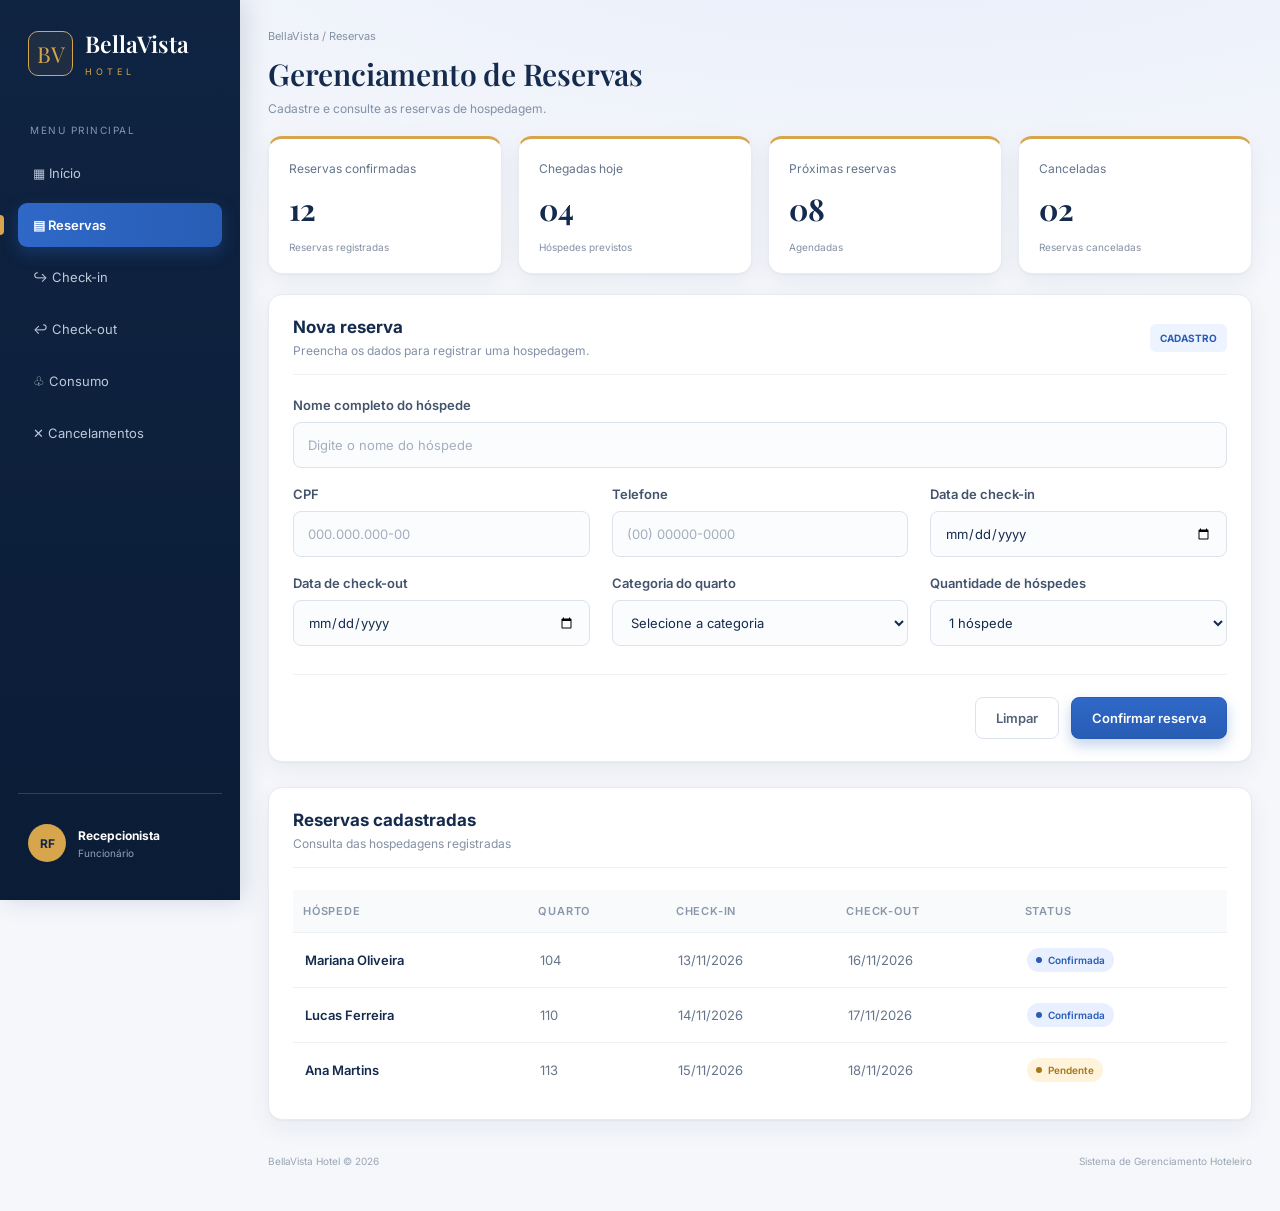
<file: reservas.html>
<!DOCTYPE html>
<html lang="pt-BR">
<head>
    <meta charset="UTF-8">
    <meta name="viewport" content="width=device-width, initial-scale=1.0">
    <title>BellaVista Hotel | Reservas</title>
    <link rel="stylesheet" href="style.css">
</head>
<body>

<aside class="sidebar">
    <div class="brand">
        <div class="logo">BV</div>
        <div><h2>BellaVista</h2><span>HOTEL</span></div>
    </div>

    <div class="menu-title">MENU PRINCIPAL</div>
    <nav>
        <a href="index.html">▦ Início</a>
        <a href="reservas.html" class="active">▤ Reservas</a>
        <a href="checkin.html">↪ Check-in</a>
        <a href="checkout.html">↩ Check-out</a>
        <a href="consumo.html">♧ Consumo</a>
        <a href="cancelamentos.html">✕ Cancelamentos</a>
    </nav>

    <div class="sidebar-bottom">
        <div class="employee">
            <div class="avatar">RF</div>
            <div><strong>Recepcionista</strong><small>Funcionário</small></div>
        </div>
    </div>
</aside>

<main class="main">

    <header class="topbar">
        <div>
            <span class="breadcrumb">BellaVista / Reservas</span>
            <h1>Gerenciamento de Reservas</h1>
            <p>Cadastre e consulte as reservas de hospedagem.</p>
        </div>
    </header>

    <section class="stats">
        <div class="stat-card">
            <span>Reservas confirmadas</span>
            <h2>12</h2>
            <small>Reservas registradas</small>
        </div>
        <div class="stat-card">
            <span>Chegadas hoje</span>
            <h2>04</h2>
            <small>Hóspedes previstos</small>
        </div>
        <div class="stat-card">
            <span>Próximas reservas</span>
            <h2>08</h2>
            <small>Agendadas</small>
        </div>
        <div class="stat-card">
            <span>Canceladas</span>
            <h2>02</h2>
            <small>Reservas canceladas</small>
        </div>
    </section>

    <section class="panel form-panel">
        <div class="panel-header">
            <div>
                <h3>Nova reserva</h3>
                <p>Preencha os dados para registrar uma hospedagem.</p>
            </div>
            <span class="total-rooms">CADASTRO</span>
        </div>

        <form action="confirmacao.html">
            <div class="form-grid">
                <div class="field full">
                    <label>Nome completo do hóspede</label>
                    <input type="text" placeholder="Digite o nome do hóspede" required>
                </div>

                <div class="field">
                    <label>CPF</label>
                    <input type="text" placeholder="000.000.000-00">
                </div>

                <div class="field">
                    <label>Telefone</label>
                    <input type="tel" placeholder="(00) 00000-0000">
                </div>

                <div class="field">
                    <label>Data de check-in</label>
                    <input type="date" required>
                </div>

                <div class="field">
                    <label>Data de check-out</label>
                    <input type="date" required>
                </div>

                <div class="field">
                    <label>Categoria do quarto</label>
                    <select required>
                        <option value="">Selecione a categoria</option>
                        <option>Standard</option>
                        <option>Luxo</option>
                        <option>Suíte</option>
                    </select>
                </div>

                <div class="field">
                    <label>Quantidade de hóspedes</label>
                    <select>
                        <option>1 hóspede</option>
                        <option>2 hóspedes</option>
                        <option>3 hóspedes</option>
                        <option>4 hóspedes</option>
                    </select>
                </div>

            </div>

            <div class="form-actions">
                <button type="reset" class="btn-secondary">Limpar</button>
                <button type="submit" class="btn-primary">Confirmar reserva</button>
            </div>
        </form>
    </section>

    <section class="panel recent-panel">
        <div class="panel-header">
            <div>
                <h3>Reservas cadastradas</h3>
                <p>Consulta das hospedagens registradas</p>
            </div>
        </div>

        <div class="table-wrapper">
            <table>
                <thead>
                    <tr>
                        <th>HÓSPEDE</th>
                        <th>QUARTO</th>
                        <th>CHECK-IN</th>
                        <th>CHECK-OUT</th>
                        <th>STATUS</th>
                    </tr>
                </thead>
                <tbody>
                    <tr>
                        <td><strong>Mariana Oliveira</strong></td>
                        <td>104</td>
                        <td>13/11/2026</td>
                        <td>16/11/2026</td>
                        <td><span class="badge reserved">Confirmada</span></td>
                    </tr>
                    <tr>
                        <td><strong>Lucas Ferreira</strong></td>
                        <td>110</td>
                        <td>14/11/2026</td>
                        <td>17/11/2026</td>
                        <td><span class="badge reserved">Confirmada</span></td>
                    </tr>
                    <tr>
                        <td><strong>Ana Martins</strong></td>
                        <td>113</td>
                        <td>15/11/2026</td>
                        <td>18/11/2026</td>
                        <td><span class="badge pending">Pendente</span></td>
                    </tr>
                </tbody>
            </table>
        </div>
    </section>

    <footer>
        <span>BellaVista Hotel © 2026</span>
        <span>Sistema de Gerenciamento Hoteleiro</span>
    </footer>

</main>
</body>
</html>
</file>
<file: style.css>
@import url('https://fonts.googleapis.com/css2?family=Inter:wght@400;500;600;700;800&family=Playfair+Display:wght@500;600;700&display=swap');

:root {
    --navy: #102747;
    --navy-light: #18365d;
    --blue: #285db5;
    --gold: #d6a54c;
    --background: #f5f7fb;
    --white: #ffffff;
    --text: #142b4d;
    --muted: #8390a5;
    --border: #e7ebf2;
}

* {
    margin: 0;
    padding: 0;
    box-sizing: border-box;
}

body {
    font-family: 'Inter', sans-serif;
    background: var(--background);
    color: var(--text);
}

/* SIDEBAR */

.sidebar {
    position: fixed;
    top: 0;
    left: 0;
    width: 250px;
    height: 100vh;
    background: var(--navy);
    color: white;
    padding: 28px 18px;
    display: flex;
    flex-direction: column;
    z-index: 10;
}

.brand {
    display: flex;
    align-items: center;
    gap: 12px;
    padding: 0 10px 35px;
}

.logo {
    width: 45px;
    height: 45px;
    border: 1px solid var(--gold);
    color: var(--gold);
    display: flex;
    align-items: center;
    justify-content: center;
    font-family: Georgia, serif;
    font-size: 22px;
    border-radius: 10px;
}

.brand h2 {
    font-family: Georgia, serif;
    font-size: 23px;
    font-weight: 500;
}

.brand span {
    font-size: 9px;
    letter-spacing: 4px;
    color: var(--gold);
}

.menu-title {
    font-size: 10px;
    color: #8295b1;
    letter-spacing: 1.5px;
    margin: 10px 12px 15px;
}

nav {
    display: flex;
    flex-direction: column;
    gap: 8px;
}

nav a {
    text-decoration: none;
    color: #bdc9da;
    padding: 14px 15px;
    border-radius: 9px;
    font-size: 13px;
    transition: 0.2s;
}

nav a:hover {
    background: #1b3b65;
    color: white;
}

nav a.active {
    background: var(--blue);
    color: white;
    font-weight: 600;
}

.sidebar-bottom {
    margin-top: auto;
    border-top: 1px solid #294263;
    padding-top: 20px;
}

.employee {
    display: flex;
    align-items: center;
    gap: 12px;
    padding: 10px;
}

.avatar {
    background: var(--gold);
    color: var(--navy);
    width: 38px;
    height: 38px;
    border-radius: 50%;
    display: flex;
    align-items: center;
    justify-content: center;
    font-weight: 700;
    font-size: 12px;
}

.employee strong {
    display: block;
    font-size: 12px;
}

.employee small {
    display: block;
    font-size: 10px;
    color: #91a4bd;
    margin-top: 4px;
}

/* MAIN */

.main {
    margin-left: 250px;
    padding: 35px 40px;
    max-width: 1800px;
}

.topbar {
    display: flex;
    justify-content: space-between;
    align-items: center;
    margin-bottom: 28px;
}

.breadcrumb {
    color: var(--muted);
    font-size: 11px;
}

.topbar h1 {
    font-size: 26px;
    margin-top: 10px;
}

.topbar p {
    color: var(--muted);
    font-size: 13px;
    margin-top: 7px;
}

.topbar-right {
    display: flex;
    align-items: center;
    gap: 18px;
}

.status-online {
    color: #198754;
    background: #e5f6ed;
    padding: 9px 13px;
    border-radius: 20px;
    font-size: 11px;
}

.date {
    font-size: 11px;
    color: var(--muted);
    font-weight: 600;
}

/* WELCOME */

.welcome {
    background: linear-gradient(110deg, #102747, #28517f);
    color: white;
    border-radius: 15px;
    padding: 30px 35px;
    display: flex;
    align-items: center;
    justify-content: space-between;
    margin-bottom: 25px;
    overflow: hidden;
}

.welcome-label {
    color: var(--gold);
    font-size: 10px;
    letter-spacing: 3px;
}

.welcome h2 {
    font-size: 25px;
    margin: 12px 0;
}

.welcome p {
    font-size: 13px;
    color: #c5d3e4;
}

.welcome-icon {
    font-size: 80px;
    color: #d6a54c;
    opacity: 0.5;
}

/* STATISTICS */

.stats {
    display: grid;
    grid-template-columns: repeat(4, 1fr);
    gap: 18px;
    margin-bottom: 25px;
}

.stat-card {
    background: white;
    padding: 22px;
    border-radius: 12px;
    border: 1px solid var(--border);
}

.stat-top {
    display: flex;
    justify-content: space-between;
    align-items: center;
}

.stat-top > span {
    font-size: 12px;
    color: #64748b;
}

.stat-card h2 {
    font-size: 30px;
    margin: 18px 0 8px;
}

.stat-card small {
    color: var(--muted);
    font-size: 10px;
}

.stat-icon {
    width: 35px;
    height: 35px;
    display: flex;
    align-items: center;
    justify-content: center;
    border-radius: 9px;
    font-weight: bold;
}

.green {
    color: #198754;
    background: #e5f6ed;
}

.blue {
    color: #285db5;
    background: #e8effc;
}

.gold {
    color: #a77717;
    background: #fff3d9;
}

.red {
    color: #c43e4b;
    background: #fde9ec;
}

.purple {
    color: #7553b5;
    background: #f0eaff;
}

/* PANELS */

.content-grid {
    display: grid;
    grid-template-columns: 1.6fr 1fr;
    gap: 22px;
    margin-bottom: 25px;
}

.panel {
    background: white;
    border: 1px solid var(--border);
    border-radius: 13px;
    padding: 24px;
}

.panel-header {
    display: flex;
    justify-content: space-between;
    align-items: center;
    margin-bottom: 22px;
}

.panel-header h3 {
    font-size: 16px;
}

.panel-header p {
    color: var(--muted);
    font-size: 11px;
    margin-top: 6px;
}

.total-rooms {
    font-size: 10px;
    font-weight: 700;
    color: var(--blue);
    background: #edf3ff;
    padding: 8px 10px;
    border-radius: 6px;
}

/* ROOM MAP */

.legend {
    display: flex;
    flex-wrap: wrap;
    gap: 15px;
    margin-bottom: 24px;
}

.legend span {
    font-size: 10px;
    color: #64748b;
    display: flex;
    align-items: center;
    gap: 6px;
}

.dot {
    width: 9px;
    height: 9px;
    border-radius: 3px;
}

.dot.free {
    background: #2eb67d;
}

.dot.busy {
    background: #3975d5;
}

.dot.booked {
    background: #e8ad42;
}

.dot.maint {
    background: #e36a76;
}

.floor {
    margin-bottom: 22px;
}

.floor > span {
    display: block;
    color: #8793a6;
    font-size: 10px;
    font-weight: 700;
    margin-bottom: 12px;
    letter-spacing: 1px;
}

.room-grid {
    display: grid;
    grid-template-columns: repeat(5, 1fr);
    gap: 10px;
}

.room {
    padding: 17px 5px;
    text-align: center;
    font-size: 12px;
    font-weight: 700;
    border-radius: 8px;
    border: 1px solid transparent;
}

.room.free {
    background: #e7f7ef;
    color: #18865b;
    border-color: #c5ebd8;
}

.room.busy {
    background: #e8efff;
    color: #285db5;
    border-color: #d0ddf9;
}

.room.booked {
    background: #fff3dc;
    color: #a77717;
    border-color: #f5dfae;
}

.room.maint {
    background: #fdebed;
    color: #c43e4b;
    border-color: #f7d0d5;
}

.room-note {
    background: #f7f9fc;
    padding: 12px;
    border-radius: 7px;
    color: #738198;
    font-size: 10px;
}

.room-note span {
    margin-right: 6px;
    color: var(--blue);
}

/* QUICK ACTIONS */

.actions-panel {
    display: flex;
    flex-direction: column;
}

.action-card {
    display: flex;
    align-items: center;
    gap: 12px;
    padding: 15px 12px;
    border: 1px solid var(--border);
    border-radius: 9px;
    margin-bottom: 12px;
    text-decoration: none;
    color: var(--text);
    transition: 0.2s;
}

.action-card:hover {
    border-color: #a8bfeb;
    background: #f8faff;
    transform: translateY(-2px);
}

.action-icon {
    width: 40px;
    height: 40px;
    border-radius: 9px;
    display: flex;
    align-items: center;
    justify-content: center;
    font-size: 17px;
    flex-shrink: 0;
}

.action-card strong {
    font-size: 12px;
    display: block;
}

.action-card small {
    color: var(--muted);
    font-size: 10px;
    display: block;
    margin-top: 5px;
}

.arrow {
    margin-left: auto;
    font-size: 22px;
    color: #a1adbd;
}

/* TABLE */

.recent-panel {
    margin-bottom: 25px;
}

.view-all {
    text-decoration: none;
    color: var(--blue);
    font-size: 11px;
    font-weight: 600;
}

.table-wrapper {
    overflow-x: auto;
}

table {
    width: 100%;
    border-collapse: collapse;
    min-width: 600px;
}

th {
    text-align: left;
    color: #8a97aa;
    font-size: 10px;
    font-weight: 600;
    padding: 14px 10px;
    background: #f8fafc;
}

td {
    padding: 17px 10px;
    border-bottom: 1px solid #edf0f5;
    font-size: 12px;
    color: #66758b;
}

td strong {
    color: var(--text);
    font-weight: 600;
}

.badge {
    padding: 6px 9px;
    border-radius: 20px;
    font-size: 10px;
    font-weight: 600;
}

.reserved {
    background: #e8efff;
    color: #285db5;
}

.pending {
    background: #fff3dc;
    color: #a77717;
}

/* FOOTER */

footer {
    display: flex;
    justify-content: space-between;
    color: #9aa5b5;
    font-size: 10px;
    padding: 10px 0 20px;
}

/* RESPONSIVE */

@media (max-width: 1200px) {
    .main {
        padding: 28px 25px;
    }

    .stats {
        grid-template-columns: repeat(2, 1fr);
    }

    .content-grid {
        grid-template-columns: 1fr;
    }
}

@media (max-width: 800px) {
    .sidebar {
        width: 75px;
        padding: 20px 10px;
    }

    .brand {
        justify-content: center;
        padding: 0 0 30px;
    }

    .brand > div:not(.logo),
    .menu-title,
    nav a:not(.active),
    .employee > div:not(.avatar) {
        display: none;
    }

    nav a {
        text-align: center;
        padding: 15px 5px;
        font-size: 17px;
    }

    .main {
        margin-left: 75px;
        padding: 22px 15px;
    }

    .topbar {
        align-items: flex-start;
    }

    .topbar-right {
        display: none;
    }

    .welcome {
        padding: 25px;
    }

    .welcome h2 {
        font-size: 20px;
    }

    .welcome-icon {
        display: none;
    }
}

@media (max-width: 500px) {
    .stats {
        grid-template-columns: 1fr;
    }

    .room-grid {
        grid-template-columns: repeat(2, 1fr);
    }

    .legend {
        gap: 10px;
    }

    footer {
        flex-direction: column;
        gap: 8px;
    }
}




/* =====================================
   FORMULÁRIOS E TELAS INTERNAS
===================================== */

.form-panel {
    margin-bottom: 25px;
}

.form-grid {
    display: grid;
    grid-template-columns: repeat(2, 1fr);
    gap: 22px;
}

.field {
    display: flex;
    flex-direction: column;
    gap: 9px;
}

.field.full {
    grid-column: 1 / -1;
}

.field label {
    font-size: 12px;
    font-weight: 600;
    color: #42536b;
}

.field input,
.field select {
    width: 100%;
    height: 46px;
    padding: 0 14px;
    border: 1px solid #dce3ed;
    border-radius: 8px;
    background: #fff;
    color: #142b4d;
    font-family: inherit;
    font-size: 12px;
    outline: none;
    transition: 0.2s;
}

.field input:focus,
.field select:focus {
    border-color: #285db5;
    box-shadow: 0 0 0 3px rgba(40, 93, 181, 0.10);
}

.field input::placeholder {
    color: #a4afbd;
}

.form-actions {
    display: flex;
    justify-content: flex-end;
    gap: 12px;
    margin-top: 28px;
}

.btn-primary,
.btn-secondary,
.btn-danger {
    min-height: 42px;
    padding: 0 20px;
    border-radius: 8px;
    font-family: inherit;
    font-size: 12px;
    font-weight: 600;
    cursor: pointer;
    transition: 0.2s;
}

.btn-primary {
    border: 1px solid #285db5;
    background: #285db5;
    color: white;
}

.btn-primary:hover {
    background: #1d478e;
}

.btn-secondary {
    border: 1px solid #dce3ed;
    background: white;
    color: #52627a;
}

.btn-secondary:hover {
    background: #f5f7fb;
}

.btn-danger {
    min-height: 30px;
    padding: 0 12px;
    border: 1px solid #f3cbd0;
    background: #fff0f2;
    color: #c43e4b;
    font-size: 10px;
}

.btn-danger:hover {
    background: #fce0e4;
}

/* RESUMO DE CONTA */

.bill {
    border: 1px solid #e7ebf2;
    border-radius: 10px;
    padding: 20px;
    background: #fafbfd;
}

.bill-row {
    display: flex;
    justify-content: space-between;
    padding: 15px 0;
    border-bottom: 1px solid #e7ebf2;
    color: #718096;
    font-size: 12px;
}

.bill-row strong {
    color: #142b4d;
}

.bill-total {
    display: flex;
    justify-content: space-between;
    align-items: center;
    padding-top: 20px;
    color: #142b4d;
    font-weight: 700;
    font-size: 14px;
}

.bill-total strong {
    font-size: 22px;
    color: #285db5;
}

/* ORIENTAÇÕES */

.info-list {
    display: flex;
    flex-direction: column;
    gap: 15px;
}

.info-list div {
    display: flex;
    align-items: center;
    gap: 10px;
    color: #198754;
    font-size: 13px;
}

.info-list span {
    color: #64748b;
}

/* RESPONSIVIDADE DAS TELAS INTERNAS */

@media (max-width: 700px) {
    .form-grid {
        grid-template-columns: 1fr;
    }

    .field.full {
        grid-column: auto;
    }

    .form-actions {
        flex-direction: column-reverse;
    }

    .form-actions button {
        width: 100%;
    }

    .bill-row,
    .bill-total {
        gap: 15px;
    }
}


/* =====================================
   REFINAMENTO VISUAL
===================================== */

:root {
    --shadow: 0 1px 2px rgba(16,39,71,.04), 0 8px 24px rgba(16,39,71,.06);
    --serif: 'Playfair Display', Georgia, serif;
}

body { background: radial-gradient(1200px 400px at 70% -100px, #e9eefa, transparent), var(--background); -webkit-font-smoothing: antialiased; }
:focus-visible { outline: 3px solid rgba(214,165,76,.6); outline-offset: 2px; }

/* sidebar */
.sidebar { background: linear-gradient(180deg, #0f2442 0%, #0b1c36 100%); box-shadow: 4px 0 24px rgba(16,39,71,.15); }
.brand h2, .topbar h1, .welcome h2 { font-family: var(--serif); }
.brand h2 { font-weight: 600; }
.logo { background: rgba(214,165,76,.08); font-family: var(--serif); }
nav a { position: relative; transition: background .2s, color .2s, padding .2s; }
nav a:hover { padding-left: 19px; }
nav a.active { background: linear-gradient(90deg, #2f68c7, #285db5); box-shadow: 0 6px 16px rgba(40,93,181,.35); }
nav a.active::before { content: ""; position: absolute; left: -18px; top: 12px; bottom: 12px; width: 4px; border-radius: 0 4px 4px 0; background: var(--gold); }

/* topo e boas-vindas */
.topbar h1 { font-size: 30px; font-weight: 600; letter-spacing: -.2px; }
.welcome { position: relative; background: linear-gradient(115deg, #0f2442 0%, #1f4474 60%, #28517f 100%); box-shadow: 0 14px 34px rgba(16,39,71,.22); }
.welcome::after { content: ""; position: absolute; right: -60px; top: -80px; width: 280px; height: 280px; border-radius: 50%; border: 1px solid rgba(214,165,76,.35); box-shadow: 0 0 0 38px rgba(214,165,76,.05); pointer-events: none; }
.welcome > * { position: relative; z-index: 1; }
.welcome h2 { font-weight: 600; font-size: 28px; }
.welcome-icon { text-shadow: 0 6px 24px rgba(214,165,76,.4); }

/* cartões */
.stat-card, .panel { box-shadow: var(--shadow); border-radius: 14px; }
.stat-card { transition: transform .2s, box-shadow .2s; border-top: 3px solid var(--gold); }
.stat-card:hover { transform: translateY(-3px); box-shadow: 0 12px 28px rgba(16,39,71,.12); }
.stat-card > span { font-size: 12px; color: #64748b; }
.stat-card h2 { font-family: var(--serif); font-size: 34px; }
.panel-header { padding-bottom: 16px; border-bottom: 1px solid #eef1f6; }
.panel-header h3 { font-size: 17px; font-weight: 700; }
.room { transition: transform .15s, box-shadow .15s; }
.room:hover { transform: translateY(-2px); box-shadow: 0 6px 14px rgba(16,39,71,.1); }

/* tabela */
th { letter-spacing: .8px; border-bottom: 1px solid #edf0f5; }
tbody tr { transition: background .15s; }
tbody tr:hover { background: #f8faff; }
tbody tr:last-child td { border-bottom: 0; }
.badge { display: inline-flex; align-items: center; gap: 6px; }
.badge::before { content: ""; width: 6px; height: 6px; border-radius: 50%; background: currentColor; }
.canceled { background: #fde9ec; color: #c43e4b; }
.done { background: #e5f6ed; color: #198754; }

/* formulários e botões */
.field input:hover, .field select:hover { border-color: #b9c6dc; }
.field input, .field select { background: #fbfcfe; }
.field input:focus, .field select:focus { background: #fff; }
.form-actions { padding-top: 22px; border-top: 1px solid #eef1f6; }
.btn-primary, .btn-secondary, .btn-ghost { display: inline-flex; align-items: center; justify-content: center; text-decoration: none; }
.btn-primary { background: linear-gradient(180deg, #2f68c7, #285db5); box-shadow: 0 6px 14px rgba(40,93,181,.28); }
.btn-primary:hover { transform: translateY(-1px); background: linear-gradient(180deg, #2a5fb9, #1d478e); }
.btn-gold { border: 1px solid #c4933a; background: linear-gradient(180deg, #e0b25c, #d6a54c); color: #102747; min-height: 42px; padding: 0 20px; border-radius: 8px; font: 600 12px 'Inter', sans-serif; text-decoration: none; display: inline-flex; align-items: center; box-shadow: 0 6px 14px rgba(214,165,76,.35); }
.btn-ghost { min-height: 42px; padding: 0 20px; border-radius: 8px; font: 600 12px 'Inter', sans-serif; color: var(--blue); background: #edf3ff; border: 1px solid #d0ddf9; }
.info-list div { padding: 12px 14px; background: #f7faf8; border: 1px solid #e3f2ea; border-radius: 9px; }
.info-list div span { color: #4d5d73; }
.bill-total strong { font-family: var(--serif); font-size: 26px; }

/* =====================================
   TELAS DE CONFIRMAÇÃO
===================================== */

.confirm-hero { display: flex; align-items: center; gap: 26px; padding: 34px 38px; border-radius: 16px; margin-bottom: 25px; background: #fff; border: 1px solid var(--border); box-shadow: var(--shadow); position: relative; overflow: hidden; }
.confirm-hero::before { content: ""; position: absolute; inset: 0 auto 0 0; width: 6px; background: linear-gradient(180deg, #2eb67d, #18865b); }
.check-badge { flex-shrink: 0; width: 78px; height: 78px; border-radius: 50%; display: flex; align-items: center; justify-content: center; font-size: 38px; color: #fff; background: linear-gradient(135deg, #2eb67d, #18865b); box-shadow: 0 0 0 10px #e7f7ef, 0 10px 24px rgba(24,134,91,.35); }
.confirm-hero h2 { font-family: var(--serif); font-size: 28px; font-weight: 600; }
.confirm-hero p { color: var(--muted); font-size: 13px; margin-top: 8px; max-width: 520px; line-height: 1.6; }
.confirm-code { margin-left: auto; text-align: right; flex-shrink: 0; }
.confirm-code small { display: block; color: var(--muted); font-size: 11px; }
.confirm-code strong { display: block; font-family: var(--serif); font-size: 34px; color: var(--navy); margin-top: 4px; }

.detail-grid { display: grid; grid-template-columns: repeat(3, 1fr); gap: 14px; }
.detail { padding: 16px 18px; border: 1px solid var(--border); border-radius: 10px; background: #fafbfd; }
.detail small { display: block; font-size: 11px; color: var(--muted); }
.detail strong { display: block; margin-top: 7px; font-size: 14px; color: var(--text); }

.steps { list-style: none; display: grid; grid-template-columns: repeat(4, 1fr); gap: 0; }
.steps li { position: relative; text-align: center; padding: 0 8px; font-size: 12px; color: var(--muted); }
.steps li::before { content: ""; position: absolute; top: 17px; left: -50%; width: 100%; height: 2px; background: #dce3ed; }
.steps li:first-child::before { display: none; }
.steps .dot-step { position: relative; z-index: 1; width: 36px; height: 36px; margin: 0 auto 12px; border-radius: 50%; display: flex; align-items: center; justify-content: center; background: #fff; border: 2px solid #dce3ed; font-weight: 700; color: #a4afbd; }
.steps li.ok { color: var(--text); }
.steps li.ok::before { background: #2eb67d; }
.steps li.ok .dot-step { background: #2eb67d; border-color: #2eb67d; color: #fff; }
.steps li.now .dot-step { border-color: var(--gold); color: #a77717; background: #fff3dc; }
.steps strong { display: block; font-size: 12px; margin-bottom: 4px; }

.split { display: grid; grid-template-columns: 1.4fr 1fr; gap: 22px; margin-bottom: 25px; align-items: start; }
.split .panel { margin: 0; }
.actions-row { display: flex; flex-wrap: wrap; gap: 12px; margin-bottom: 25px; }

@media (max-width: 1200px) { .split { grid-template-columns: 1fr; } .detail-grid { grid-template-columns: repeat(2, 1fr); } }
@media (max-width: 700px) {
    .confirm-hero { flex-direction: column; align-items: flex-start; padding: 28px 24px 28px 30px; }
    .confirm-code { margin-left: 0; text-align: left; }
    .detail-grid { grid-template-columns: 1fr; }
    .steps { grid-template-columns: 1fr; gap: 18px; }
    .steps li { text-align: left; display: flex; gap: 14px; align-items: center; }
    .steps li::before { display: none; }
    .steps .dot-step { margin: 0; }
    .actions-row > * { flex: 1 1 100%; }
    .topbar h1 { font-size: 24px; }
}

/* MENU NO CELULAR: barra superior com rolagem (todos os itens continuam acessíveis) */
@media (max-width: 800px) {
    .sidebar { position: sticky; top: 0; width: 100%; height: auto; flex-direction: row; align-items: center; gap: 8px; padding: 10px 12px; overflow-x: auto; }
    .brand { padding: 0 8px 0 0; flex-shrink: 0; }
    .brand > div:not(.logo), .menu-title, .sidebar-bottom { display: none; }
    nav { flex-direction: row; gap: 6px; }
    nav a, nav a:not(.active) { display: block; white-space: nowrap; padding: 11px 14px; font-size: 12px; text-align: left; }
    nav a:hover { padding-left: 14px; }
    nav a.active::before { display: none; }
    .main { margin-left: 0; padding: 22px 15px; }
}


/* =====================================
   OTIMIZAÇÃO PARA NOTEBOOK (1201px+)
===================================== */

@media (min-width: 1201px) {
    .sidebar { width: 240px; }
    .main { margin-left: 240px; padding: 28px 36px; max-width: none; }

    /* mais respiro vertical sem rolar demais em telas de 768px de altura */
    .topbar { margin-bottom: 20px; }
    .welcome { padding: 24px 32px; margin-bottom: 20px; }
    .welcome h2 { font-size: 24px; margin: 8px 0; }
    .welcome-icon { font-size: 64px; }
    .stats { gap: 16px; margin-bottom: 20px; }
    .stat-card { padding: 18px 20px; }
    .stat-card h2 { font-size: 30px; margin: 12px 0 6px; }
    .panel { padding: 22px 24px; }

    /* textos um pouco maiores para leitura a distância de notebook */
    td { font-size: 13px; padding: 15px 12px; }
    th { font-size: 11px; }
    .panel-header p, .topbar p { font-size: 12px; }
    .field label { font-size: 13px; }
    .field input, .field select { font-size: 13px; }
    .btn-primary, .btn-secondary, .btn-gold { font-size: 13px; }
    .info-list div { font-size: 13px; }

    /* formulários aproveitam a largura em 3 colunas */
    .form-grid { grid-template-columns: repeat(3, 1fr); gap: 18px 22px; }
    .field.full { grid-column: 1 / -1; }
    .info-list { display: grid; grid-template-columns: repeat(2, 1fr); gap: 12px; }

    /* telas de confirmação */
    .confirm-hero { padding: 28px 36px; margin-bottom: 20px; }
    .split { margin-bottom: 20px; }
    .detail-grid { grid-template-columns: repeat(3, 1fr); }
}

/* notebooks de 1366px ou menos: mapa de quartos e ações mais compactos */
@media (min-width: 1201px) and (max-width: 1440px) {
    .main { padding: 24px 28px; }
    .content-grid { grid-template-columns: 1.5fr 1fr; gap: 18px; }
    .room { padding: 13px 4px; }
    .floor { margin-bottom: 16px; }
}

/* notebooks grandes / monitores 1600px+ */
@media (min-width: 1600px) {
    .main { padding: 36px 56px; }
    .form-grid { grid-template-columns: repeat(4, 1fr); }
}
</file>
